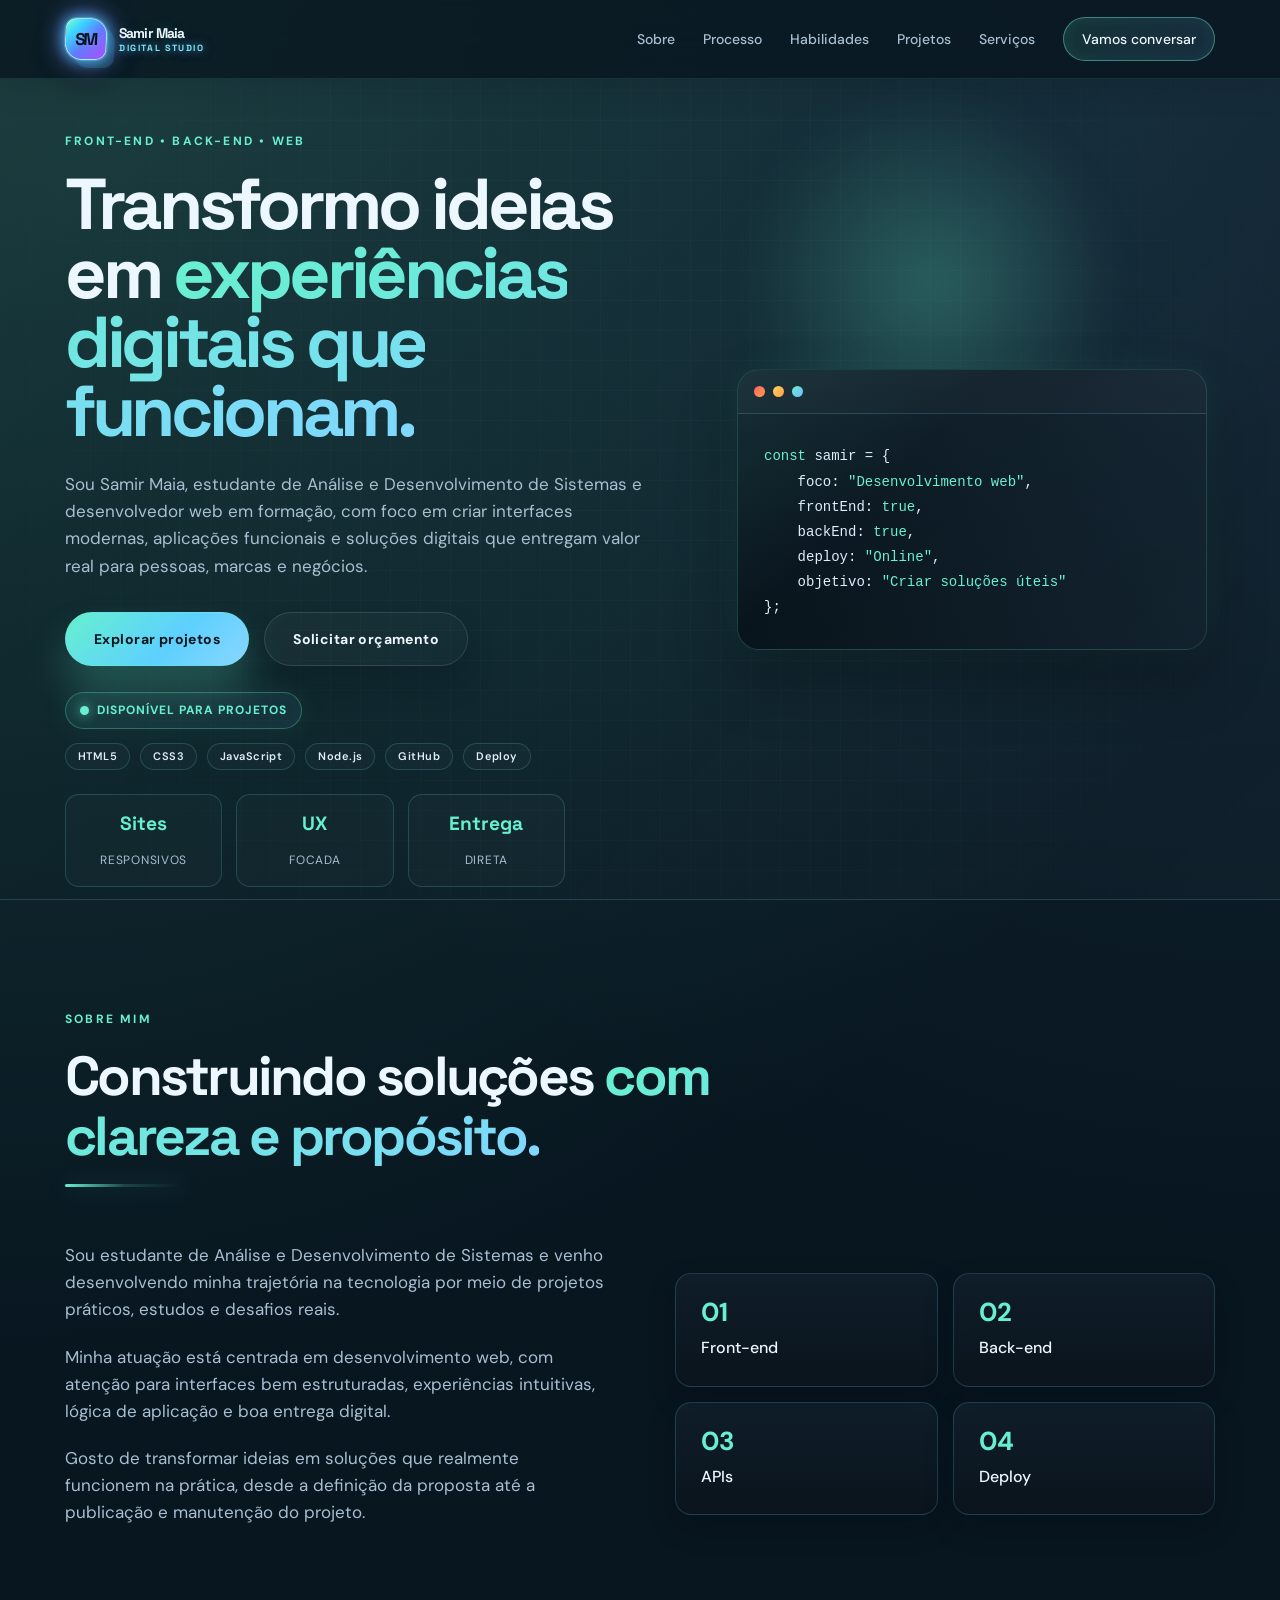
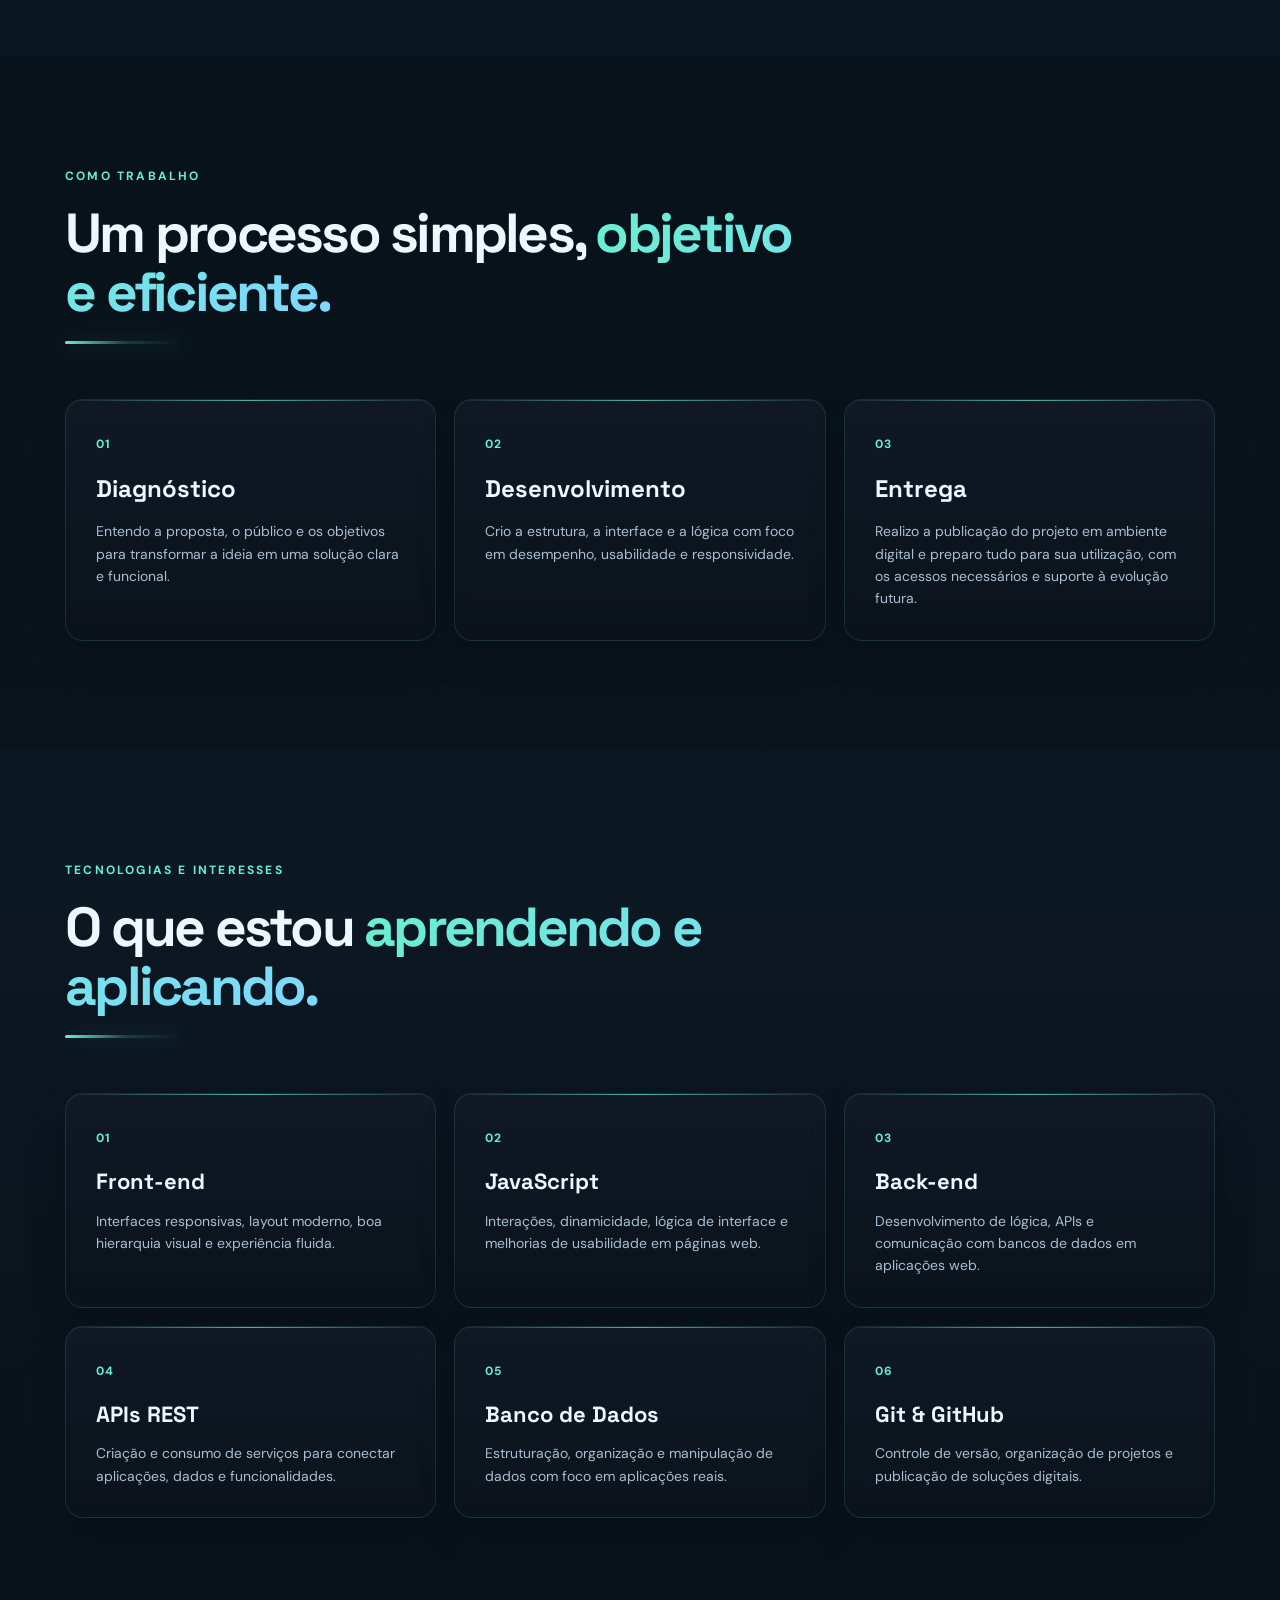
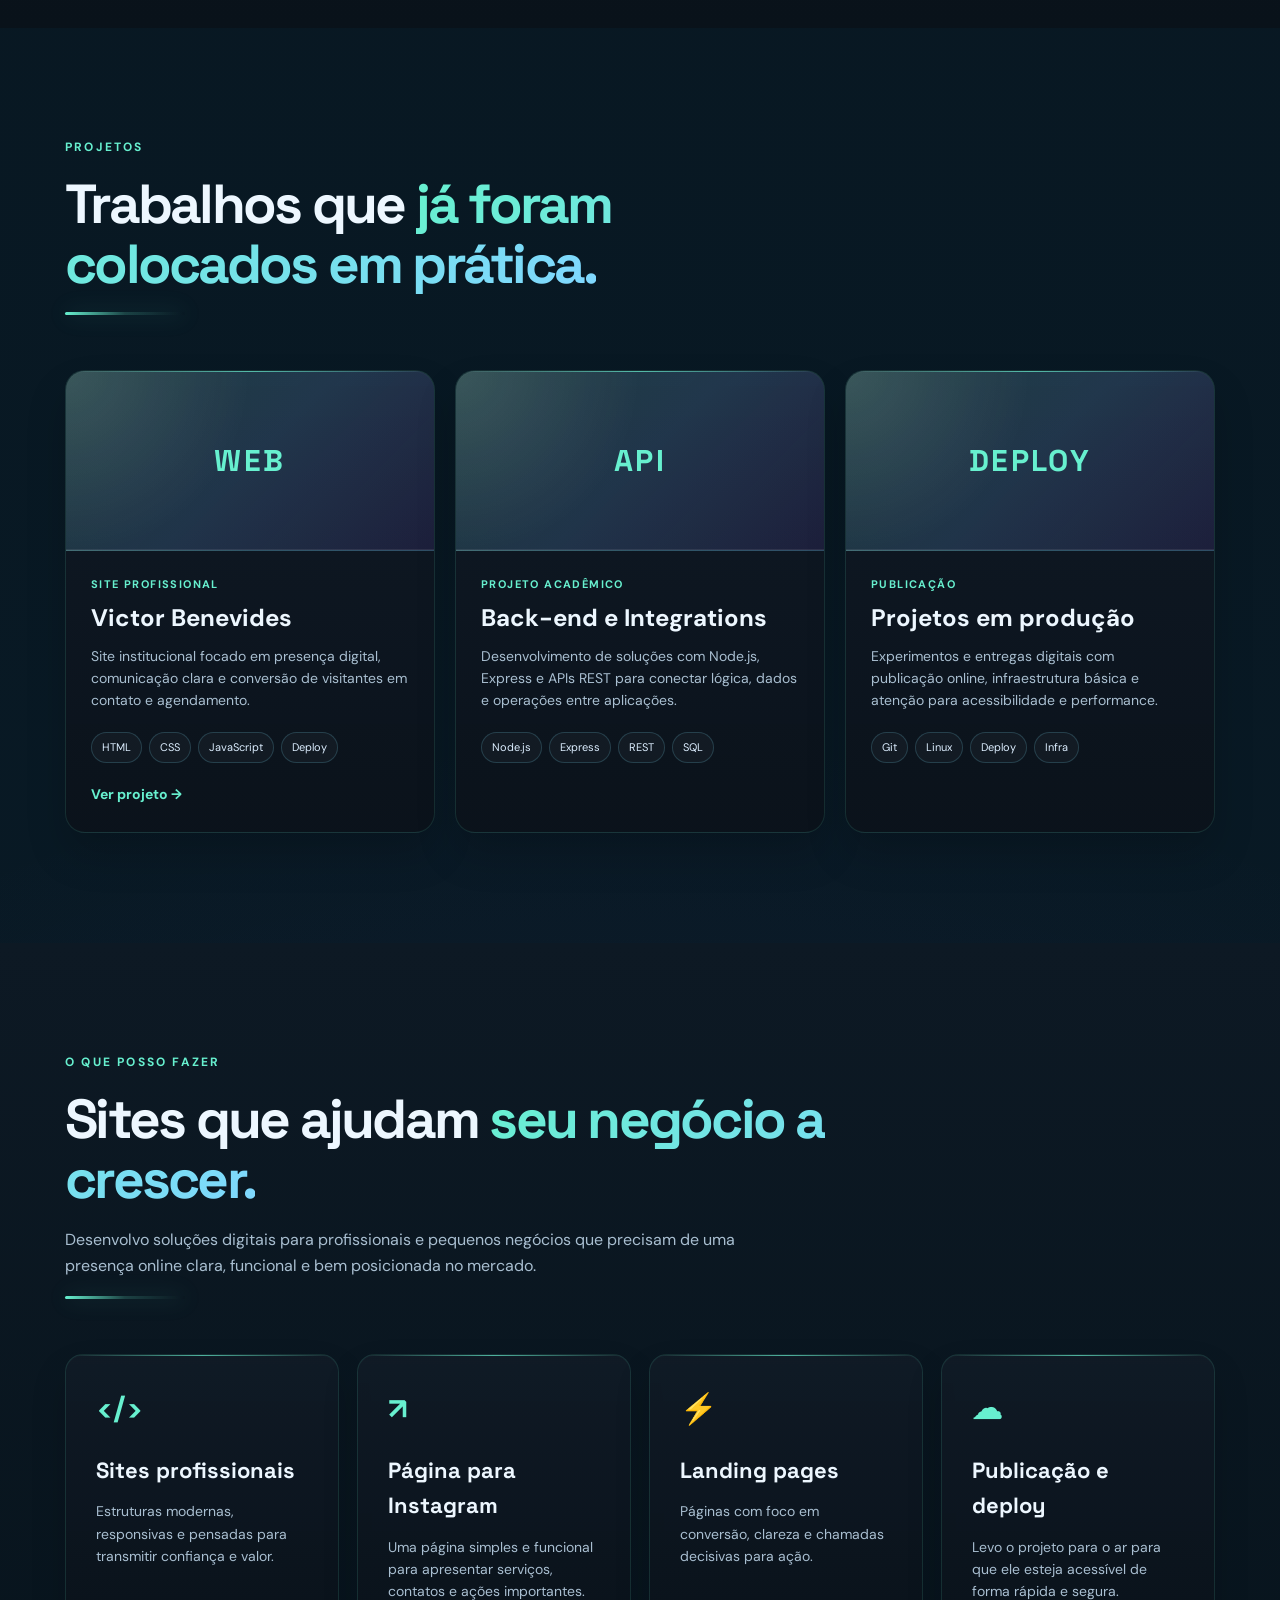
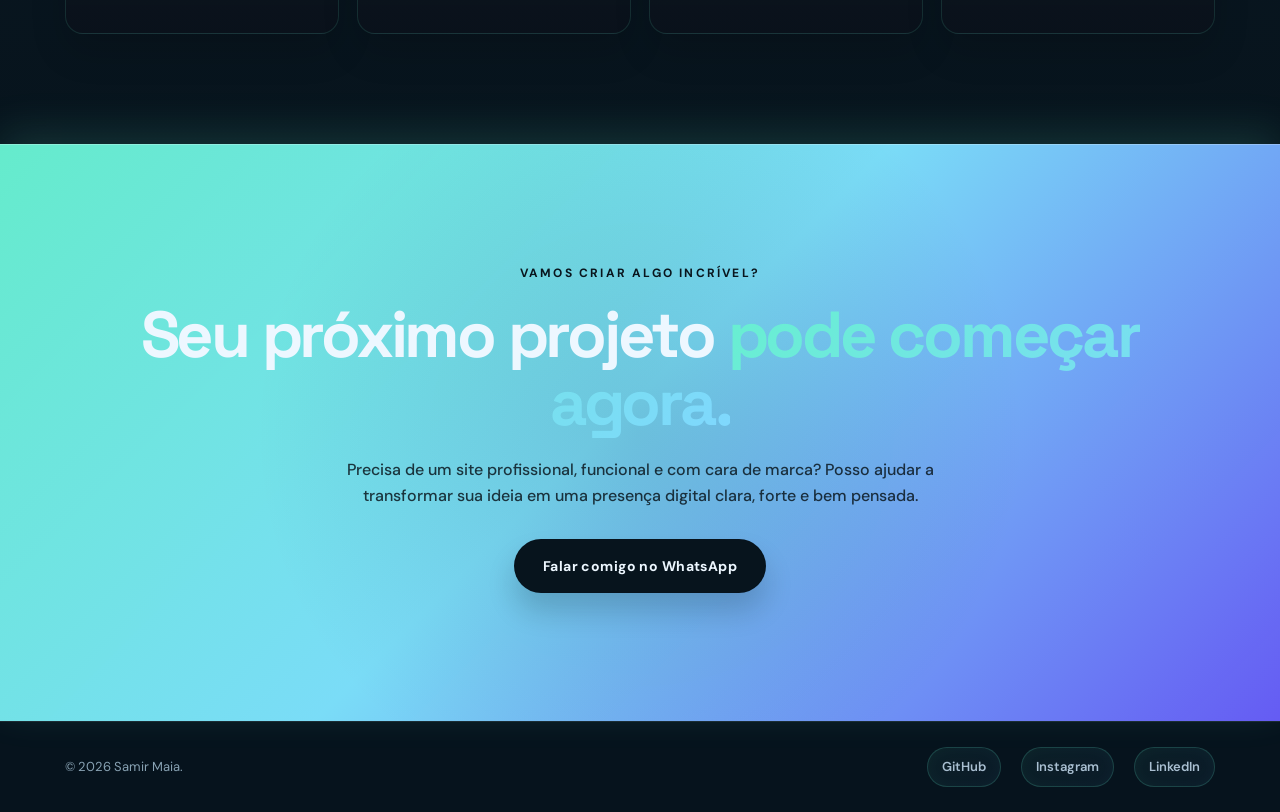
<file: index.html>
<!DOCTYPE html>
<html lang="pt-BR">

<head>
    <meta charset="UTF-8">
    <meta name="viewport" content="width=device-width, initial-scale=1.0">
    <meta name="theme-color" content="#07141d">
    <meta name="description" content="Samir Maia — desenvolvedor web focado em front-end, back-end, APIs e soluções digitais para negócios e projetos pessoais.">
    <meta property="og:title" content="Samir Maia | Desenvolvedor Web">
    <meta property="og:description" content="Projetos, conhecimentos e soluções digitais para presença online e crescimento de negócios.">
    <meta property="og:type" content="website">
    <meta property="og:image" content="img/preview.jpg">

    <title>Samir Maia | Desenvolvedor Web</title>

    <link rel="preconnect" href="https://fonts.googleapis.com">
    <link rel="preconnect" href="https://fonts.gstatic.com" crossorigin>
    <link href="https://fonts.googleapis.com/css2?family=DM+Sans:wght@400;500;600;700&family=Space+Grotesk:wght@400;500;600;700&display=swap" rel="stylesheet">

    <link rel="stylesheet" href="style.css">
</head>

<body>

    <header class="header">
        <div class="container nav">
            <a href="#inicio" class="logo" aria-label="Samir Maia, voltar ao início">
                <span class="logo-mark">SM</span>
                <span class="logo-text">
                    <strong>Samir Maia</strong>
                    <em>Digital studio</em>
                </span>
            </a>

            <button class="menu-btn" id="menuBtn" aria-label="Abrir menu" aria-expanded="false">
                ☰
            </button>

            <nav class="nav-links" id="navLinks" aria-label="Menu principal">
                <a href="#sobre">Sobre</a>
                <a href="#processo">Processo</a>
                <a href="#habilidades">Habilidades</a>
                <a href="#projetos">Projetos</a>
                <a href="#servicos">Serviços</a>
                <a href="#contato" class="nav-cta">Vamos conversar</a>
            </nav>
        </div>
    </header>

    <main>

        <section class="hero" id="inicio">
            <div class="container hero-content">
                <div class="hero-text">
                    <p class="eyebrow">Front-end • Back-end • Web</p>

                    <h1>
                        Transformo ideias em
                        <span>experiências digitais que funcionam.</span>
                    </h1>

                    <p class="hero-description">
                        Sou Samir Maia, estudante de Análise e Desenvolvimento de Sistemas e desenvolvedor web
                        em formação, com foco em criar interfaces modernas, aplicações funcionais e soluções
                        digitais que entregam valor real para pessoas, marcas e negócios.
                    </p>

                    <div class="hero-buttons">
                        <a href="#projetos" class="btn primary">Explorar projetos</a>
                        <a href="#contato" class="btn secondary">Solicitar orçamento</a>
                    </div>

                    <div class="hero-meta">
                        <span class="status-pill">Disponível para projetos</span>

                        <div class="stack-list" aria-label="Tecnologias principais">
                            <span>HTML5</span>
                            <span>CSS3</span>
                            <span>JavaScript</span>
                            <span>Node.js</span>
                            <span>GitHub</span>
                            <span>Deploy</span>
                        </div>

                        <div class="mini-stats" aria-label="Principais diferenciais">
                            <div>
                                <strong>Sites</strong>
                                <span>Responsivos</span>
                            </div>
                            <div>
                                <strong>UX</strong>
                                <span>Focada</span>
                            </div>
                            <div>
                                <strong>Entrega</strong>
                                <span>Direta</span>
                            </div>
                        </div>
                    </div>
                </div>

                <div class="hero-card" aria-label="Visual de código do perfil">
                    <div class="code-window">
                        <div class="code-top">
                            <span></span>
                            <span></span>
                            <span></span>
                        </div>

                        <pre><span>const</span> samir = {
    foco: <span>"Desenvolvimento web"</span>,
    frontEnd: <span>true</span>,
    backEnd: <span>true</span>,
    deploy: <span>"Online"</span>,
    objetivo: <span>"Criar soluções úteis"</span>
};</pre>
                    </div>
                </div>
            </div>
        </section>

        <section class="section" id="sobre">
            <div class="container">
                <div class="section-title">
                    <p class="eyebrow">Sobre mim</p>
                    <h2>Construindo soluções <span>com clareza e propósito.</span></h2>
                </div>

                <div class="about-grid">
                    <div class="about-text">
                        <p>
                            Sou estudante de Análise e Desenvolvimento de Sistemas e venho desenvolvendo minha
                            trajetória na tecnologia por meio de projetos práticos, estudos e desafios reais.
                        </p>
                        <p>
                            Minha atuação está centrada em desenvolvimento web, com atenção para interfaces bem
                            estruturadas, experiências intuitivas, lógica de aplicação e boa entrega digital.
                        </p>
                        <p>
                            Gosto de transformar ideias em soluções que realmente funcionem na prática, desde a
                            definição da proposta até a publicação e manutenção do projeto.
                        </p>
                    </div>

                    <div class="about-highlight">
                        <div class="highlight">
                            <strong>01</strong>
                            <span>Front-end</span>
                        </div>
                        <div class="highlight">
                            <strong>02</strong>
                            <span>Back-end</span>
                        </div>
                        <div class="highlight">
                            <strong>03</strong>
                            <span>APIs</span>
                        </div>
                        <div class="highlight">
                            <strong>04</strong>
                            <span>Deploy</span>
                        </div>
                    </div>
                </div>
            </div>
        </section>

        <section class="section process-section" id="processo">
            <div class="container">
                <div class="section-title">
                    <p class="eyebrow">Como trabalho</p>
                    <h2>Um processo simples, <span>objetivo e eficiente.</span></h2>
                </div>

                <div class="process-grid">
                    <div class="process-card">
                        <span class="process-number">01</span>
                        <h3>Diagnóstico</h3>
                        <p>
                            Entendo a proposta, o público e os objetivos para transformar a ideia em uma solução
                            clara e funcional.
                        </p>
                    </div>

                    <div class="process-card">
                        <span class="process-number">02</span>
                        <h3>Desenvolvimento</h3>
                        <p>
                            Crio a estrutura, a interface e a lógica com foco em desempenho, usabilidade e
                            responsividade.
                        </p>
                    </div>

                    <div class="process-card">
                        <span class="process-number">03</span>
                        <h3>Entrega</h3>
                        <p>
                            Realizo a publicação do projeto em ambiente digital e preparo tudo para sua utilização, com os acessos necessários e suporte à evolução futura.
                        </p>
                    </div>
                </div>
            </div>
        </section>

        <section class="section dark-section" id="habilidades">
            <div class="container">
                <div class="section-title">
                    <p class="eyebrow">Tecnologias e interesses</p>
                    <h2>O que estou <span>aprendendo e aplicando.</span></h2>
                </div>

                <div class="skills-grid">
                    <div class="skill-card">
                        <span class="skill-number">01</span>
                        <h3>Front-end</h3>
                        <p>Interfaces responsivas, layout moderno, boa hierarquia visual e experiência fluida.</p>
                    </div>

                    <div class="skill-card">
                        <span class="skill-number">02</span>
                        <h3>JavaScript</h3>
                        <p>Interações, dinamicidade, lógica de interface e melhorias de usabilidade em páginas web.</p>
                    </div>

                    <div class="skill-card">
                        <span class="skill-number">03</span>
                        <h3>Back-end</h3>
                        <p>Desenvolvimento de lógica, APIs e comunicação com bancos de dados em aplicações web.</p>
                    </div>

                    <div class="skill-card">
                        <span class="skill-number">04</span>
                        <h3>APIs REST</h3>
                        <p>Criação e consumo de serviços para conectar aplicações, dados e funcionalidades.</p>
                    </div>

                    <div class="skill-card">
                        <span class="skill-number">05</span>
                        <h3>Banco de Dados</h3>
                        <p>Estruturação, organização e manipulação de dados com foco em aplicações reais.</p>
                    </div>

                    <div class="skill-card">
                        <span class="skill-number">06</span>
                        <h3>Git & GitHub</h3>
                        <p>Controle de versão, organização de projetos e publicação de soluções digitais.</p>
                    </div>
                </div>
            </div>
        </section>

        <section class="section" id="projetos">
            <div class="container">
                <div class="section-title">
                    <p class="eyebrow">Projetos</p>
                    <h2>Trabalhos que <span>já foram colocados em prática.</span></h2>
                </div>

                <div class="projects-grid">
                    <article class="project-card">
                        <div class="project-image"><span>WEB</span></div>
                        <div class="project-content">
                            <p class="project-type">Site profissional</p>
                            <h3>Victor Benevides</h3>
                            <p>
                                Site institucional focado em presença digital, comunicação clara e conversão de
                                visitantes em contato e agendamento.
                            </p>
                            <div class="tags">
                                <span>HTML</span>
                                <span>CSS</span>
                                <span>JavaScript</span>
                                <span>Deploy</span>
                            </div>
                            <a href="https://victorbenevidesnutri.netlify.app/" target="_blank" rel="noopener noreferrer" class="project-link">Ver projeto →</a>
                        </div>
                    </article>

                    <article class="project-card">
                        <div class="project-image"><span>API</span></div>
                        <div class="project-content">
                            <p class="project-type">Projeto acadêmico</p>
                            <h3>Back-end e Integrations</h3>
                            <p>
                                Desenvolvimento de soluções com Node.js, Express e APIs REST para conectar lógica,
                                dados e operações entre aplicações.
                            </p>
                            <div class="tags">
                                <span>Node.js</span>
                                <span>Express</span>
                                <span>REST</span>
                                <span>SQL</span>
                            </div>
                        </div>
                    </article>

                    <article class="project-card">
                        <div class="project-image"><span>DEPLOY</span></div>
                        <div class="project-content">
                            <p class="project-type">Publicação</p>
                            <h3>Projetos em produção</h3>
                            <p>
                                Experimentos e entregas digitais com publicação online, infraestrutura básica e
                                atenção para acessibilidade e performance.
                            </p>
                            <div class="tags">
                                <span>Git</span>
                                <span>Linux</span>
                                <span>Deploy</span>
                                <span>Infra</span>
                            </div>
                        </div>
                    </article>
                </div>
            </div>
        </section>

        <section class="section services-section" id="servicos">
            <div class="container">
                <div class="section-title">
                    <p class="eyebrow">O que posso fazer</p>
                    <h2>Sites que ajudam <span>seu negócio a crescer.</span></h2>
                    <p>
                        Desenvolvo soluções digitais para profissionais e pequenos negócios que precisam de uma
                        presença online clara, funcional e bem posicionada no mercado.
                    </p>
                </div>

                <div class="services-grid">
                    <div class="service-card">
                        <div class="service-icon">&lt;/&gt;</div>
                        <h3>Sites profissionais</h3>
                        <p>Estruturas modernas, responsivas e pensadas para transmitir confiança e valor.</p>
                    </div>

                    <div class="service-card">
                        <div class="service-icon">↗</div>
                        <h3>Página para Instagram</h3>
                        <p>Uma página simples e funcional para apresentar serviços, contatos e ações importantes.</p>
                    </div>

                    <div class="service-card">
                        <div class="service-icon">⚡</div>
                        <h3>Landing pages</h3>
                        <p>Páginas com foco em conversão, clareza e chamadas decisivas para ação.</p>
                    </div>

                    <div class="service-card">
                        <div class="service-icon">☁</div>
                        <h3>Publicação e deploy</h3>
                        <p>Levo o projeto para o ar para que ele esteja acessível de forma rápida e segura.</p>
                    </div>
                </div>
            </div>
        </section>

        <section class="cta" id="contato">
            <div class="container cta-content">
                <p class="eyebrow">Vamos criar algo incrível?</p>
                <h2>Seu próximo projeto <span>pode começar agora.</span></h2>
                <p>
                    Precisa de um site profissional, funcional e com cara de marca? Posso ajudar a transformar sua
                    ideia em uma presença digital clara, forte e bem pensada.
                </p>
                <a href="https://wa.me/5585996294371?text=Ol%C3%A1%2C%20Samir!%20Vi%20seu%20portf%C3%B3lio%20e%20gostaria%20de%20conversar%20sobre%20um%20projeto." target="_blank" rel="noopener noreferrer" class="btn whatsapp">Falar comigo no WhatsApp</a>
            </div>
        </section>
    </main>

    <footer class="footer">
        <div class="container footer-content">
            <p>© <span id="currentYear"></span> Samir Maia.</p>

            <div class="social-links">
                <a class="social-link" href="https://github.com/SamirMaia91" target="_blank" rel="noopener noreferrer" aria-label="Abrir perfil do GitHub">GitHub</a>
                <a class="social-link" href="https://www.instagram.com/samirmaiafs_/" target="_blank" rel="noopener noreferrer" aria-label="Abrir perfil do Instagram">Instagram</a>
                <a class="social-link" href="https://www.linkedin.com/in/samir-maia-5236093a0/" target="_blank" rel="noopener noreferrer" aria-label="Abrir perfil do LinkedIn">LinkedIn</a>
            </div>
        </div>
    </footer>

    <script src="script.js"></script>
</body>

</html>
</file>
<file: style.css>
:root {
    --bg: #07141d;
    --bg-soft: #0d1d2b;
    --panel: rgba(12, 22, 32, 0.88);
    --panel-strong: #0f1f2d;
    --panel-alt: #122a3d;
    --line: rgba(122, 228, 255, 0.18);
    --text: #edf7ff;
    --muted: #a9bfd1;
    --primary: #67f0cf;
    --secondary: #74b9ff;
    --purple: #8b5cf6;
    --orange: #ff9f43;
    --red: #ff5f6d;
    --shadow: 0 24px 60px rgba(2, 9, 15, 0.55);
    --luxury-glow: rgba(103, 240, 207, 0.22);
    --luxury-glow-strong: rgba(116, 185, 255, 0.28);
    --card-backdrop: rgba(15, 30, 41, 0.76);
    --card-highlight: rgba(255, 255, 255, 0.04);
}

* {
    margin: 0;
    padding: 0;
    box-sizing: border-box;
}

html {
    scroll-behavior: smooth;
}

body {
    background:
        radial-gradient(circle at top left, rgba(103, 240, 207, 0.18), transparent 24%),
        radial-gradient(circle at top right, rgba(116, 185, 255, 0.12), transparent 22%),
        radial-gradient(circle at bottom center, rgba(139, 92, 246, 0.12), transparent 30%),
        linear-gradient(180deg, #07141d 0%, #091b27 100%);
    color: var(--text);
    font-family: "DM Sans", sans-serif;
    line-height: 1.6;
    position: relative;
}

body::after {
    content: "";
    position: fixed;
    inset: 0;
    background: linear-gradient(135deg, rgba(255, 255, 255, 0.025), transparent 35%, rgba(255, 255, 255, 0.018));
    pointer-events: none;
}

body::before {
    content: "";
    position: fixed;
    inset: 0;
    background-image: linear-gradient(rgba(255, 255, 255, 0.02) 1px, transparent 1px),
        linear-gradient(90deg, rgba(255, 255, 255, 0.02) 1px, transparent 1px);
    background-size: 30px 30px;
    mask-image: radial-gradient(circle at center, black 45%, transparent 100%);
    pointer-events: none;
}

a {
    color: inherit;
    text-decoration: none;
}

img {
    max-width: 100%;
    display: block;
}

.container {
    width: min(90%, 1150px);
    margin: 0 auto;
}

::selection {
    background: rgba(103, 240, 207, 0.28);
    color: var(--text);
}


/* HEADER */

.header {
    position: fixed;
    top: 0;
    width: 100%;
    z-index: 1000;
    background: rgba(7, 20, 29, 0.74);
    backdrop-filter: blur(18px);
    -webkit-backdrop-filter: blur(18px);
    border-bottom: 1px solid rgba(103, 240, 207, 0.12);
    box-shadow: 0 10px 32px rgba(2, 9, 15, 0.12);
    transition: background 0.25s ease, box-shadow 0.25s ease, border-color 0.25s ease;
}

.header.scrolled {
    background: rgba(7, 20, 29, 0.94);
    box-shadow: 0 12px 28px rgba(0, 0, 0, 0.18);
    border-color: rgba(103, 240, 207, 0.18);
}

.nav {
    height: 78px;
    display: flex;
    align-items: center;
    justify-content: space-between;
    position: relative;
}

.logo {
    position: relative;
    display: inline-flex;
    align-items: center;
    gap: 12px;
    padding: 0;
    border: 0;
    background: transparent;
    box-shadow: none;
    transition: 0.25s ease;
}

.logo::before,
.logo::after {
    display: none;
}

.logo::before {
    top: -4px;
    left: -4px;
    border-top: 2px solid var(--primary);
    border-left: 2px solid var(--primary);
}

.logo::after {
    right: -4px;
    bottom: -4px;
    border-right: 2px solid var(--secondary);
    border-bottom: 2px solid var(--secondary);
}

.logo:hover {
    transform: translateY(-2px);
}

.logo-mark {
    display: inline-flex;
    align-items: center;
    justify-content: center;
    width: 42px;
    height: 42px;
    border-radius: 10px 18px 10px 18px;
    background: linear-gradient(135deg, #7bffcf 0%, #38d5ff 25%, #5d7cff 55%, #b04dff 100%);
    border: 1px solid rgba(196, 247, 255, 0.75);
    box-shadow:
        0 0 0 1px rgba(123, 255, 207, 0.22),
        0 0 14px rgba(56, 213, 255, 0.95),
        0 0 26px rgba(180, 77, 255, 0.6),
        0 0 32px rgba(56, 213, 255, 0.35),
        8px 8px 0 rgba(56, 213, 255, 0.18),
        0 20px 32px rgba(9, 17, 27, 0.42);
    color: #07141d;
    font-family: "Space Grotesk", sans-serif;
    font-size: 17px;
    font-weight: 900;
    letter-spacing: -0.08em;
    line-height: 1;
    text-shadow: 0 0 10px rgba(255, 255, 255, 0.18);
    transform: skewX(-3deg);
}

.logo-text {
    position: relative;
    display: flex;
    flex-direction: column;
    align-items: flex-start;
    gap: 4px;
    line-height: 1;
    font-family: "Space Grotesk", sans-serif;
    letter-spacing: -0.04em;
}

.logo-text strong,
.logo-text em {
    display: block;
    font-style: normal;
}

.logo-text strong {
    color: #edf8ff;
    font-size: 14px;
    font-weight: 800;
    letter-spacing: -0.06em;
    text-transform: none;
    text-shadow: 0 0 16px rgba(123, 255, 207, 0.2), 0 0 20px rgba(56, 213, 255, 0.12);
}

.logo-text em {
    color: #7ce7ff;
    font-size: 9px;
    font-weight: 800;
    letter-spacing: 0.18em;
    text-transform: uppercase;
    text-shadow: 0 0 10px rgba(124, 231, 255, 0.7), 0 0 20px rgba(176, 77, 255, 0.3);
}

.nav-links {
    display: flex;
    align-items: center;
    gap: 28px;
}

.nav-links a {
    color: var(--muted);
    font-size: 14px;
    font-weight: 500;
    transition: color 220ms ease;
    position: relative;
}

.nav-links a::after {
    content: "";
    position: absolute;
    left: 0;
    bottom: -8px;
    width: 100%;
    height: 1px;
    background: linear-gradient(90deg, transparent, var(--primary), transparent);
    transform: scaleX(0);
    transform-origin: center;
    transition: transform 300ms cubic-bezier(0.2, 0.8, 0.2, 1);
}

.nav-links a:hover {
    color: var(--text);
}

.nav-links a:hover::after {
    transform: scaleX(1);
}

.nav-cta {
    border: 1px solid rgba(103, 240, 207, 0.45);
    background: linear-gradient(135deg, rgba(103, 240, 207, 0.12), rgba(116, 185, 255, 0.12));
    padding: 10px 18px;
    border-radius: 999px;
    color: var(--text) !important;
    transition: all 0.25s ease;
    box-shadow: inset 0 0 14px rgba(103, 240, 207, 0.08);
}

.nav-cta:hover {
    transform: translateY(-2px);
    border-color: var(--primary);
    box-shadow: 0 12px 28px rgba(103, 240, 207, 0.2), inset 0 0 18px rgba(103, 240, 207, 0.08);
}

.menu-btn {
    display: none;
    background: rgba(255, 255, 255, 0.02);
    border: 1px solid var(--line);
    color: var(--text);
    font-size: 24px;
    width: 44px;
    height: 44px;
    border-radius: 10px;
    cursor: pointer;
}


/* HERO */

.hero {
    min-height: 100vh;
    display: flex;
    align-items: center;
    padding-top: 120px;
    border-bottom: 1px solid var(--line);
    position: relative;
}

.hero::before {
    content: "";
    position: absolute;
    inset: 7% 10% auto auto;
    width: 440px;
    height: 440px;
    background: radial-gradient(circle, rgba(103, 240, 207, 0.26), transparent 60%);
    filter: blur(20px);
    pointer-events: none;
}

.hero-content {
    display: grid;
    grid-template-columns: 1.1fr 0.9fr;
    gap: 70px;
    align-items: center;
}

.hero-text {
    max-width: 700px;
}

.eyebrow {
    color: var(--primary);
    font-size: 12px;
    font-weight: 700;
    letter-spacing: 2.2px;
    margin-bottom: 18px;
    text-transform: uppercase;
}

.hero h1 {
    font-family: "Space Grotesk", sans-serif;
    font-size: clamp(42px, 6vw, 72px);
    line-height: 0.96;
    margin-bottom: 25px;
    letter-spacing: -0.06em;
}

.hero h1 span,
.section-title h2 span,
.cta h2 span {
    color: var(--primary);
    background: linear-gradient(135deg, var(--primary), #80d7ff);
    -webkit-background-clip: text;
    background-clip: text;
    -webkit-text-fill-color: transparent;
}

.hero-description {
    max-width: 600px;
    color: var(--muted);
    font-size: 17px;
    margin-bottom: 32px;
}

.hero-buttons {
    display: flex;
    gap: 15px;
    flex-wrap: wrap;
}

.hero-meta {
    margin-top: 26px;
    display: flex;
    flex-direction: column;
    gap: 14px;
}

.status-pill {
    display: inline-flex;
    align-items: center;
    width: fit-content;
    gap: 8px;
    padding: 8px 14px;
    border-radius: 999px;
    background: linear-gradient(135deg, rgba(103, 240, 207, 0.09), rgba(116, 185, 255, 0.08));
    border: 1px solid rgba(103, 240, 207, 0.3);
    color: var(--primary);
    font-size: 12px;
    font-weight: 700;
    letter-spacing: 0.08em;
    text-transform: uppercase;
    box-shadow: 0 0 30px rgba(103, 240, 207, 0.08), inset 0 0 18px rgba(103, 240, 207, 0.03);
}

.status-pill::before {
    content: "";
    width: 9px;
    height: 9px;
    border-radius: 50%;
    background: var(--primary);
    box-shadow: 0 0 12px rgba(103, 240, 207, 0.8);
}

.stack-list {
    display: flex;
    flex-wrap: wrap;
    gap: 10px;
}

.stack-list span {
    display: inline-flex;
    align-items: center;
    justify-content: center;
    padding: 7px 12px;
    border-radius: 999px;
    border: 1px solid var(--line);
    background: rgba(255, 255, 255, 0.02);
    color: #dfeefb;
    font-size: 11px;
    line-height: 1;
    font-weight: 600;
    letter-spacing: 0.04em;
    transition: 0.25s ease;
}

.stack-list span:hover {
    border-color: rgba(103, 240, 207, 0.4);
    transform: translateY(-2px);
}

.mini-stats {
    display: grid;
    grid-template-columns: repeat(3, minmax(0, 1fr));
    gap: 14px;
    margin-top: 10px;
    max-width: 500px;
}

.mini-stats div {
    background: rgba(255, 255, 255, 0.02);
    border: 1px solid var(--line);
    border-radius: 14px;
    padding: 14px 12px;
    text-align: center;
}

.mini-stats strong {
    display: block;
    color: var(--primary);
    font-size: 1.2rem;
    margin-bottom: 6px;
    font-family: "Space Grotesk", sans-serif;
}

.mini-stats span {
    color: var(--muted);
    font-size: 0.75rem;
    letter-spacing: 0.06em;
    text-transform: uppercase;
}

.btn {
    display: inline-block;
    padding: 15px 28px;
    border-radius: 999px;
    font-weight: 700;
    font-size: 14px;
    letter-spacing: 0.03em;
    transition: transform 300ms cubic-bezier(0.2, 0.8, 0.2, 1), box-shadow 300ms ease, border-color 220ms ease, background-color 220ms ease;
    position: relative;
    overflow: hidden;
    box-shadow: 0 18px 30px rgba(2, 9, 15, 0.18);
}

.btn::before {
    content: "";
    position: absolute;
    inset: 0;
    background: linear-gradient(120deg, transparent, rgba(255, 255, 255, 0.18), transparent);
    transform: translateX(-120%);
    transition: transform 0.5s ease;
}

.btn:hover::before {
    transform: translateX(120%);
}

.primary {
    background: linear-gradient(135deg, var(--primary), #5dd0ff 58%, #8ad7ff);
    color: #03151c;
    box-shadow: 0 24px 40px rgba(103, 240, 207, 0.24);
    border: 1px solid rgba(103, 240, 207, 0.28);
}

.primary:hover {
    transform: translateY(-3px) scale(1.01);
    box-shadow: 0 22px 36px rgba(103, 240, 207, 0.3);
}

.secondary {
    border: 1px solid rgba(255, 255, 255, 0.12);
    background: linear-gradient(135deg, rgba(255, 255, 255, 0.035), rgba(255, 255, 255, 0.015));
    color: var(--text);
    backdrop-filter: blur(10px);
}

.secondary:hover {
    border-color: var(--primary);
    transform: translateY(-3px);
    box-shadow: 0 18px 30px rgba(103, 240, 207, 0.12);
}


/* CODE WINDOW */

.hero-card {
    display: flex;
    justify-content: center;
}

.code-window {
    width: min(100%, 470px);
    background: linear-gradient(180deg, rgba(16, 31, 42, 0.94), rgba(7, 18, 25, 0.97));
    border: 1px solid rgba(103, 240, 207, 0.2);
    border-radius: 22px;
    overflow: hidden;
    box-shadow: 0 30px 60px rgba(0, 0, 0, 0.3), 0 0 36px rgba(103, 240, 207, 0.08);
    position: relative;
    animation: floatCard 7s ease-in-out infinite;
}

@keyframes floatCard {
    0%,
    100% {
        transform: translateY(0px);
    }
    50% {
        transform: translateY(-10px);
    }
}

.code-window::before {
    content: "";
    position: absolute;
    inset: 0;
    background: linear-gradient(135deg, rgba(103, 240, 207, 0.08), transparent 35%, rgba(116, 185, 255, 0.08));
    pointer-events: none;
}

.code-top {
    height: 44px;
    display: flex;
    align-items: center;
    gap: 8px;
    padding: 0 16px;
    border-bottom: 1px solid var(--line);
    background: rgba(255, 255, 255, 0.02);
    position: relative;
    z-index: 1;
}

.code-top span {
    width: 11px;
    height: 11px;
    border-radius: 50%;
    background: linear-gradient(135deg, #ff5f6d, #ff9f43);
}

.code-top span:nth-child(2) {
    background: linear-gradient(135deg, #ffd166, #ff9f43);
}

.code-top span:nth-child(3) {
    background: linear-gradient(135deg, #67f0cf, #74b9ff);
}

pre {
    padding: 30px 26px 28px;
    color: #dfeefb;
    font-family: monospace;
    font-size: 14px;
    line-height: 1.8;
    overflow-x: auto;
    position: relative;
    z-index: 1;
}

pre span {
    color: var(--primary);
}


/* SECTIONS */

.section {
    padding: 110px 0;
    position: relative;
}

.dark-section {
    background: linear-gradient(180deg, rgba(13, 25, 36, 0.95), rgba(9, 18, 26, 1));
}

.process-section {
    background: linear-gradient(180deg, rgba(8, 18, 26, 0.9), rgba(11, 20, 29, 1));
}

.section-title {
    max-width: 760px;
    margin-bottom: 55px;
    position: relative;
}

.section-title::after {
    content: "";
    display: block;
    width: 120px;
    height: 3px;
    margin-top: 18px;
    border-radius: 999px;
    background: linear-gradient(90deg, var(--primary), rgba(103, 240, 207, 0.2), rgba(103, 240, 207, 0));
    box-shadow: 0 0 22px rgba(103, 240, 207, 0.25);
}

.section-title h2 {
    font-family: "Space Grotesk", sans-serif;
    font-size: clamp(35px, 5vw, 55px);
    line-height: 1.08;
    margin-bottom: 18px;
    letter-spacing: -0.05em;
}

.section-title > p:last-child {
    color: var(--muted);
    max-width: 680px;
    font-size: 16px;
}


/* ABOUT */

.about-grid {
    display: grid;
    grid-template-columns: 1fr 1fr;
    gap: 70px;
    align-items: center;
}

.about-text {
    color: var(--muted);
    font-size: 17px;
}

.about-text p {
    margin-bottom: 20px;
}

.about-highlight {
    display: grid;
    grid-template-columns: repeat(2, minmax(0, 1fr));
    gap: 15px;
}

.highlight {
    background: linear-gradient(180deg, rgba(16, 31, 42, 0.9), rgba(11, 20, 29, 1));
    border: 1px solid var(--line);
    padding: 25px;
    border-radius: 16px;
    display: flex;
    flex-direction: column;
    gap: 10px;
    box-shadow: 0 12px 28px rgba(1, 8, 12, 0.22);
}

.highlight strong {
    color: var(--primary);
    font-size: 26px;
    line-height: 1;
}

.highlight span {
    color: var(--text);
    font-weight: 500;
}


/* SKILLS */

.process-grid {
    display: grid;
    grid-template-columns: repeat(3, minmax(0, 1fr));
    gap: 18px;
}

.process-card {
    padding: 30px;
    background: linear-gradient(180deg, rgba(17, 26, 37, 0.9), rgba(11, 19, 28, 0.96));
    border: 1px solid rgba(103, 240, 207, 0.12);
    border-radius: 18px;
    transition: transform 350ms cubic-bezier(0.2, 0.8, 0.2, 1), border-color 250ms ease, box-shadow 350ms ease;
    box-shadow: 0 18px 36px rgba(0, 0, 0, 0.18), inset 0 1px 0 rgba(255, 255, 255, 0.02);
    position: relative;
    overflow: hidden;
}

.process-card::before,
.skill-card::before,
.project-card::before,
.service-card::before {
    content: "";
    position: absolute;
    inset: 0 auto auto 0;
    width: 100%;
    height: 1px;
    background: linear-gradient(90deg, transparent, rgba(103, 240, 207, 0.7), transparent);
}

.process-card:hover {
    transform: translateY(-6px);
    border-color: rgba(103, 240, 207, 0.45);
    box-shadow: 0 20px 40px rgba(103, 240, 207, 0.08);
}

.process-number {
    display: inline-block;
    color: var(--primary);
    font-weight: 700;
    letter-spacing: 0.08em;
    font-size: 12px;
    margin-bottom: 16px;
}

.process-card h3 {
    margin-bottom: 12px;
    font-family: "Space Grotesk", sans-serif;
    font-size: 24px;
}

.process-card p {
    color: var(--muted);
    font-size: 14px;
}

.skills-grid {
    display: grid;
    grid-template-columns: repeat(3, minmax(0, 1fr));
    gap: 18px;
}

.skill-card {
    padding: 30px;
    background: linear-gradient(180deg, rgba(17, 26, 37, 0.9), rgba(11, 19, 28, 0.96));
    border: 1px solid rgba(103, 240, 207, 0.12);
    border-radius: 18px;
    transition: transform 350ms cubic-bezier(0.2, 0.8, 0.2, 1), border-color 250ms ease, box-shadow 350ms ease;
    box-shadow: 0 18px 36px rgba(0, 0, 0, 0.18), inset 0 1px 0 rgba(255, 255, 255, 0.02);
    position: relative;
    overflow: hidden;
}

.skill-card:hover,
.project-card:hover,
.service-card:hover {
    transform: translateY(-6px);
    border-color: rgba(103, 240, 207, 0.45);
    box-shadow: 0 20px 40px rgba(103, 240, 207, 0.08);
}

.skill-number {
    color: var(--primary);
    font-size: 12px;
    font-weight: 700;
    letter-spacing: 1px;
}

.skill-card h3 {
    margin: 15px 0 10px;
    font-family: "Space Grotesk", sans-serif;
    font-size: 22px;
}

.skill-card p {
    color: var(--muted);
    font-size: 14px;
}


/* PROJECTS */

.projects-grid {
    display: grid;
    grid-template-columns: repeat(3, minmax(0, 1fr));
    gap: 20px;
}

.project-card {
    background: linear-gradient(180deg, rgba(17, 27, 38, 0.9), rgba(11, 18, 27, 0.96));
    border: 1px solid rgba(103, 240, 207, 0.12);
    border-radius: 20px;
    overflow: hidden;
    transition: transform 400ms cubic-bezier(0.2, 0.8, 0.2, 1), border-color 250ms ease, box-shadow 400ms ease;
    box-shadow: 0 22px 40px rgba(0, 0, 0, 0.16), inset 0 1px 0 rgba(255, 255, 255, 0.03);
    position: relative;
}

.project-image {
    height: 180px;
    display: flex;
    align-items: center;
    justify-content: center;
    background:
        linear-gradient(135deg, rgba(103, 240, 207, 0.16), rgba(116, 185, 255, 0.18), rgba(139, 92, 246, 0.12)),
        radial-gradient(circle at top left, rgba(255, 255, 255, 0.14), transparent 45%);
    font-family: "Space Grotesk", sans-serif;
    font-size: 30px;
    font-weight: 700;
    color: var(--primary);
    border-bottom: 1px solid var(--line);
    letter-spacing: 0.08em;
    box-shadow: inset 0 -1px 0 rgba(255, 255, 255, 0.08);
    overflow: hidden;
}

.project-image span {
    transition: transform 500ms cubic-bezier(0.2, 0.8, 0.2, 1), letter-spacing 500ms ease;
}

.project-card:hover .project-image span {
    transform: scale(1.08);
    letter-spacing: 0.14em;
}

.project-content {
    padding: 25px;
}

.project-type {
    color: var(--primary);
    font-size: 11px;
    font-weight: 700;
    letter-spacing: 1.4px;
    text-transform: uppercase;
}

.project-content h3 {
    margin: 10px 0 12px;
    font-size: 24px;
    line-height: 1.2;
}

.project-content p:not(.project-type) {
    color: var(--muted);
    font-size: 14px;
    margin-bottom: 20px;
}

.tags {
    display: flex;
    gap: 7px;
    flex-wrap: wrap;
}

.tags span {
    padding: 6px 10px;
    background: rgba(255, 255, 255, 0.03);
    border: 1px solid var(--line);
    border-radius: 999px;
    font-size: 11px;
    color: #dceeff;
}


/* BOTÃO VER PROJETO */

.project-link {
    display: inline-block;
    margin-top: 20px;
    color: var(--primary);
    font-size: 14px;
    font-weight: 700;
    transition: 0.25s ease;
}

.project-link:hover {
    color: #fff;
    transform: translateX(4px);
}


/* SERVICES */

.services-section {
    background: linear-gradient(180deg, rgba(13, 25, 36, 1), rgba(7, 20, 29, 1));
}

.services-grid {
    display: grid;
    grid-template-columns: repeat(4, minmax(0, 1fr));
    gap: 18px;
}

.service-card {
    padding: 30px;
    background: linear-gradient(180deg, rgba(17, 27, 38, 0.9), rgba(10, 18, 27, 0.96));
    border: 1px solid rgba(103, 240, 207, 0.12);
    border-radius: 18px;
    transition: transform 350ms cubic-bezier(0.2, 0.8, 0.2, 1), border-color 250ms ease, box-shadow 350ms ease;
    position: relative;
    overflow: hidden;
    box-shadow: 0 18px 36px rgba(0, 0, 0, 0.14), inset 0 1px 0 rgba(255, 255, 255, 0.02);
}

.service-icon {
    color: var(--primary);
    font-size: 30px;
    margin-bottom: 20px;
    font-weight: 700;
}

.service-card h3 {
    margin-bottom: 12px;
    font-family: "Space Grotesk", sans-serif;
    font-size: 22px;
}

.service-card p {
    color: var(--muted);
    font-size: 14px;
}


/* CTA */

.cta {
    padding: 120px 0;
    text-align: center;
    background: linear-gradient(135deg, rgba(103, 240, 207, 0.98), rgba(127, 228, 255, 0.96) 48%, rgba(106, 95, 255, 0.94));
    position: relative;
    overflow: hidden;
    box-shadow: inset 0 1px 0 rgba(255, 255, 255, 0.25), 0 -12px 40px rgba(103, 240, 207, 0.14);
}

.cta::before {
    content: "";
    position: absolute;
    inset: 0;
    background: radial-gradient(circle at center, rgba(7, 20, 29, 0.12), transparent 55%);
}

.cta-content {
    position: relative;
    z-index: 1;
}

.cta .eyebrow {
    color: #09151d;
}

.cta h2 {
    font-family: "Space Grotesk", sans-serif;
    font-size: clamp(40px, 6vw, 65px);
    line-height: 1.05;
    margin-bottom: 20px;
    letter-spacing: -0.05em;
}

.cta h2 span {
    color: #06131d;
}

.cta p:not(.eyebrow) {
    max-width: 620px;
    margin: 0 auto 30px;
    color: rgba(9, 21, 29, 0.84);
    font-weight: 500;
}

.whatsapp {
    background: #07141d;
    color: #edf7ff;
    box-shadow: 0 18px 28px rgba(7, 20, 29, 0.18);
    border: 1px solid rgba(7, 20, 29, 0.18);
}

.whatsapp:hover {
    transform: translateY(-3px);
    box-shadow: 0 20px 32px rgba(7, 20, 29, 0.24);
}


/* FOOTER */

.footer {
    padding: 25px 0;
    background: #06131d;
    border-top: 1px solid rgba(255, 255, 255, 0.08);
}

.footer-content {
    display: flex;
    justify-content: space-between;
    align-items: center;
    color: #88a2b3;
    font-size: 13px;
}

.social-links {
    display: flex;
    gap: 20px;
    flex-wrap: wrap;
}

.social-link {
    display: inline-flex;
    align-items: center;
    justify-content: center;
    padding: 9px 14px;
    border-radius: 999px;
    border: 1px solid rgba(103, 240, 207, 0.18);
    background: linear-gradient(135deg, rgba(103, 240, 207, 0.06), rgba(116, 185, 255, 0.05));
    color: var(--muted);
    font-weight: 600;
    transition: transform 250ms cubic-bezier(0.2, 0.8, 0.2, 1), color 220ms ease, border-color 220ms ease, background-color 220ms ease, box-shadow 250ms ease;
    box-shadow: inset 0 0 16px rgba(103, 240, 207, 0.04);
}

.social-link:hover {
    color: var(--text);
    border-color: rgba(103, 240, 207, 0.4);
    background: rgba(103, 240, 207, 0.08);
    transform: translateY(-2px);
    box-shadow: 0 10px 20px rgba(103, 240, 207, 0.08);
}


/* TABLET */

@media (max-width: 900px) {
    .hero-content,
    .about-grid {
        grid-template-columns: 1fr;
    }

    .process-grid,
    .skills-grid {
        grid-template-columns: repeat(2, minmax(0, 1fr));
    }

    .projects-grid {
        grid-template-columns: 1fr;
    }

    .services-grid {
        grid-template-columns: repeat(2, minmax(0, 1fr));
    }

    .hero-card {
        margin-top: 20px;
    }
}


/* MOBILE */

@media (max-width: 700px) {
    .nav {
        height: 72px;
    }

    .menu-btn {
        display: inline-flex;
        align-items: center;
        justify-content: center;
    }

    .nav-links {
        position: absolute;
        top: calc(100% + 10px);
        left: 50%;
        transform: translate(-50%, -8px);
        width: min(92vw, 360px);
        display: flex;
        flex-direction: column;
        padding: 22px 18px;
        background: rgba(7, 20, 29, 0.96);
        border: 1px solid var(--line);
        border-radius: 16px;
        box-shadow: var(--shadow);
        opacity: 0;
        visibility: hidden;
        pointer-events: none;
        transition: opacity 220ms ease, transform 300ms cubic-bezier(0.2, 0.8, 0.2, 1), visibility 220ms;
    }

    .nav-links.active {
        transform: translate(-50%, 0);
        opacity: 1;
        visibility: visible;
        pointer-events: auto;
    }

    .nav-links a {
        width: 100%;
        text-align: center;
        padding: 10px 0;
    }

    .process-grid,
    .skills-grid,
    .services-grid,
    .about-highlight {
        grid-template-columns: 1fr;
    }

    .hero {
        padding-top: 130px;
    }

    .hero h1 {
        font-size: clamp(2.8rem, 11vw, 4rem);
    }

    .hero-buttons {
        flex-direction: column;
    }

    .stack-list {
        gap: 8px;
    }

    .mini-stats {
        grid-template-columns: 1fr;
    }

    .btn {
        width: 100%;
        text-align: center;
    }

    .section {
        padding: 80px 0;
    }

    .footer-content {
        flex-direction: column;
        gap: 15px;
        text-align: center;
    }

    .code-window {
        width: 100%;
    }

    pre {
        font-size: 12px;
        padding: 20px;
    }
}

@keyframes heroEnter {
    from {
        opacity: 0;
        transform: translateY(18px);
    }

    to {
        opacity: 1;
        transform: translateY(0);
    }
}

@keyframes revealIn {
    from {
        opacity: 0;
    }

    to {
        opacity: 1;
    }
}

.hero-text > .eyebrow,
.hero h1,
.hero-description,
.hero-buttons,
.hero-meta,
.hero-card {
    animation: heroEnter 750ms cubic-bezier(0.2, 0.75, 0.25, 1) both;
}

.hero h1 {
    animation-delay: 80ms;
}

.hero-description {
    animation-delay: 160ms;
}

.hero-buttons {
    animation-delay: 240ms;
}

.hero-meta {
    animation-delay: 320ms;
}

.hero-card {
    animation-delay: 180ms;
}

.reveal.is-visible {
    animation: revealIn 700ms cubic-bezier(0.2, 0.75, 0.25, 1) var(--reveal-delay, 0ms) both;
}

.reveal {
    opacity: 0;
    translate: 0 24px;
    transition: translate 700ms cubic-bezier(0.2, 0.75, 0.25, 1);
}

.reveal.is-visible {
    translate: 0 0;
}

@media (prefers-reduced-motion: reduce) {
    html {
        scroll-behavior: auto;
    }

    *,
    *::before,
    *::after {
        animation: none !important;
        transition: none !important;
    }

    .reveal {
        opacity: 1;
        translate: none;
    }
}
</file>
